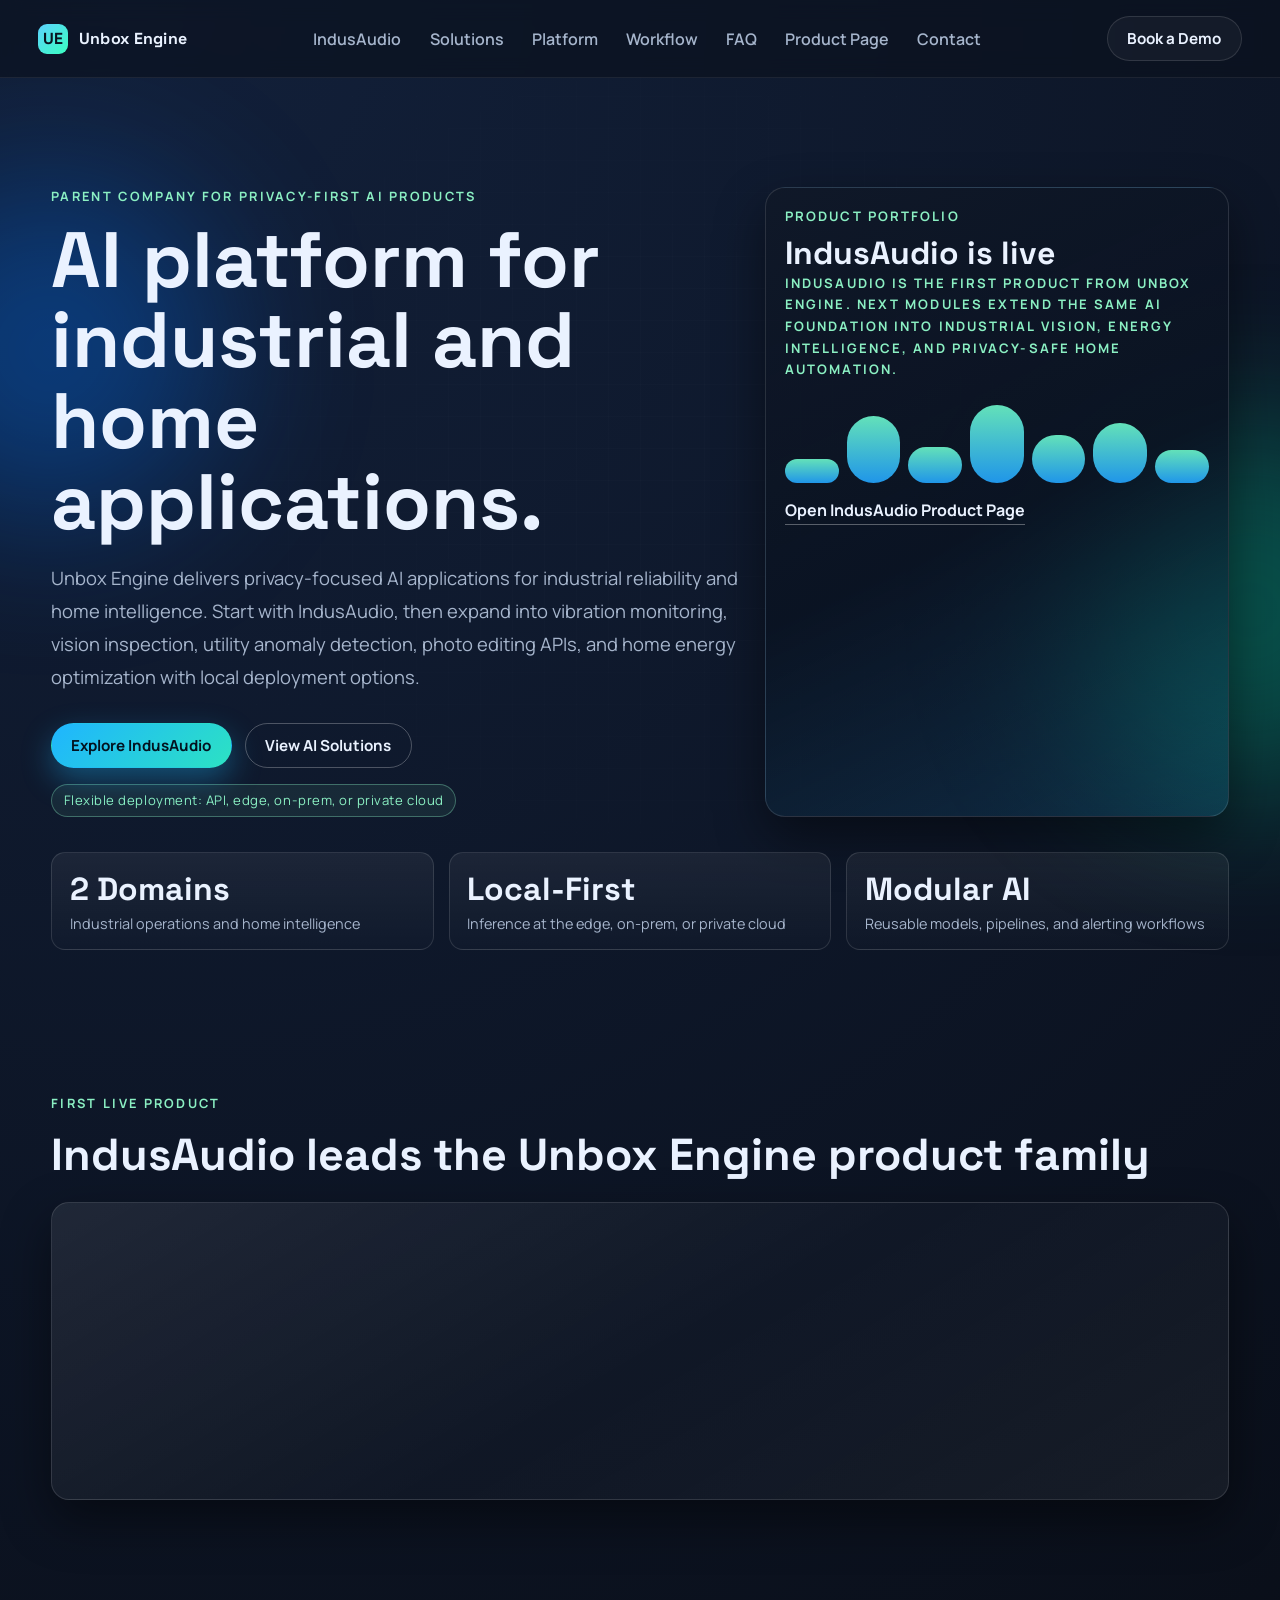
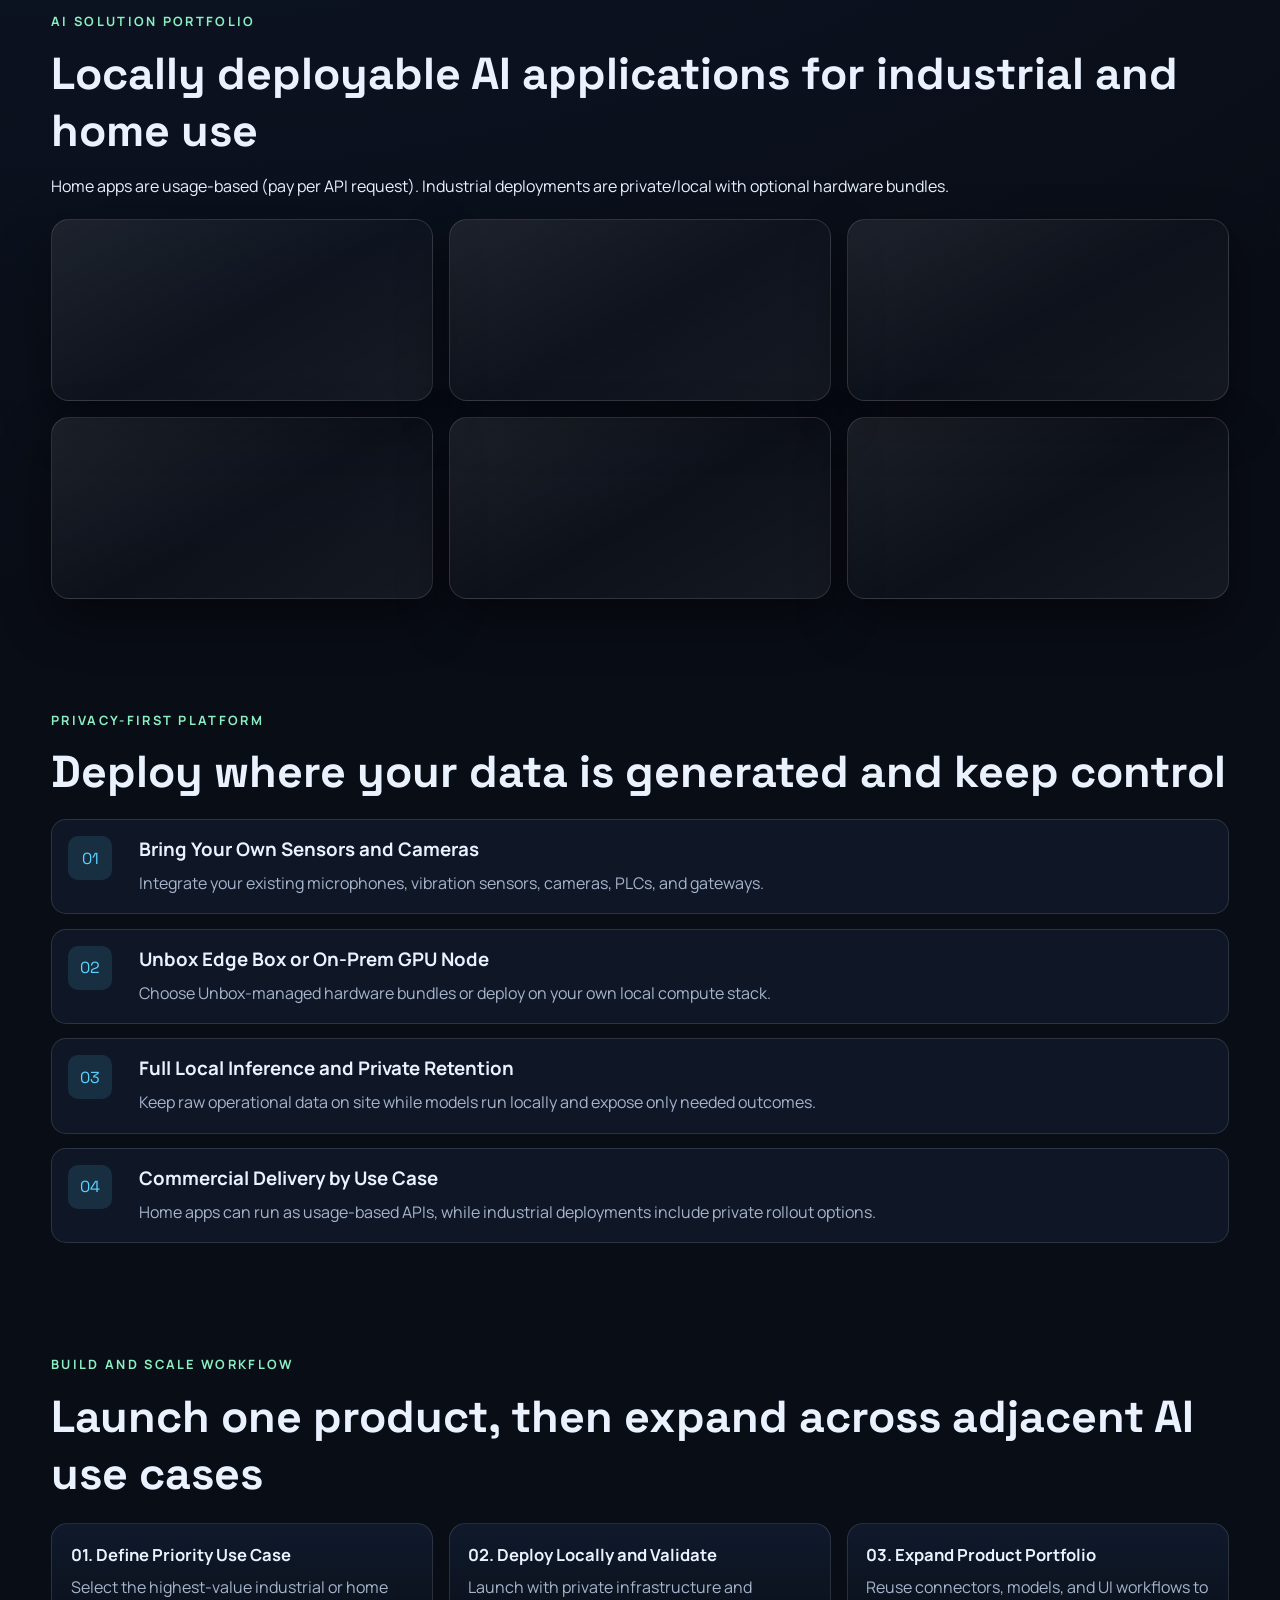
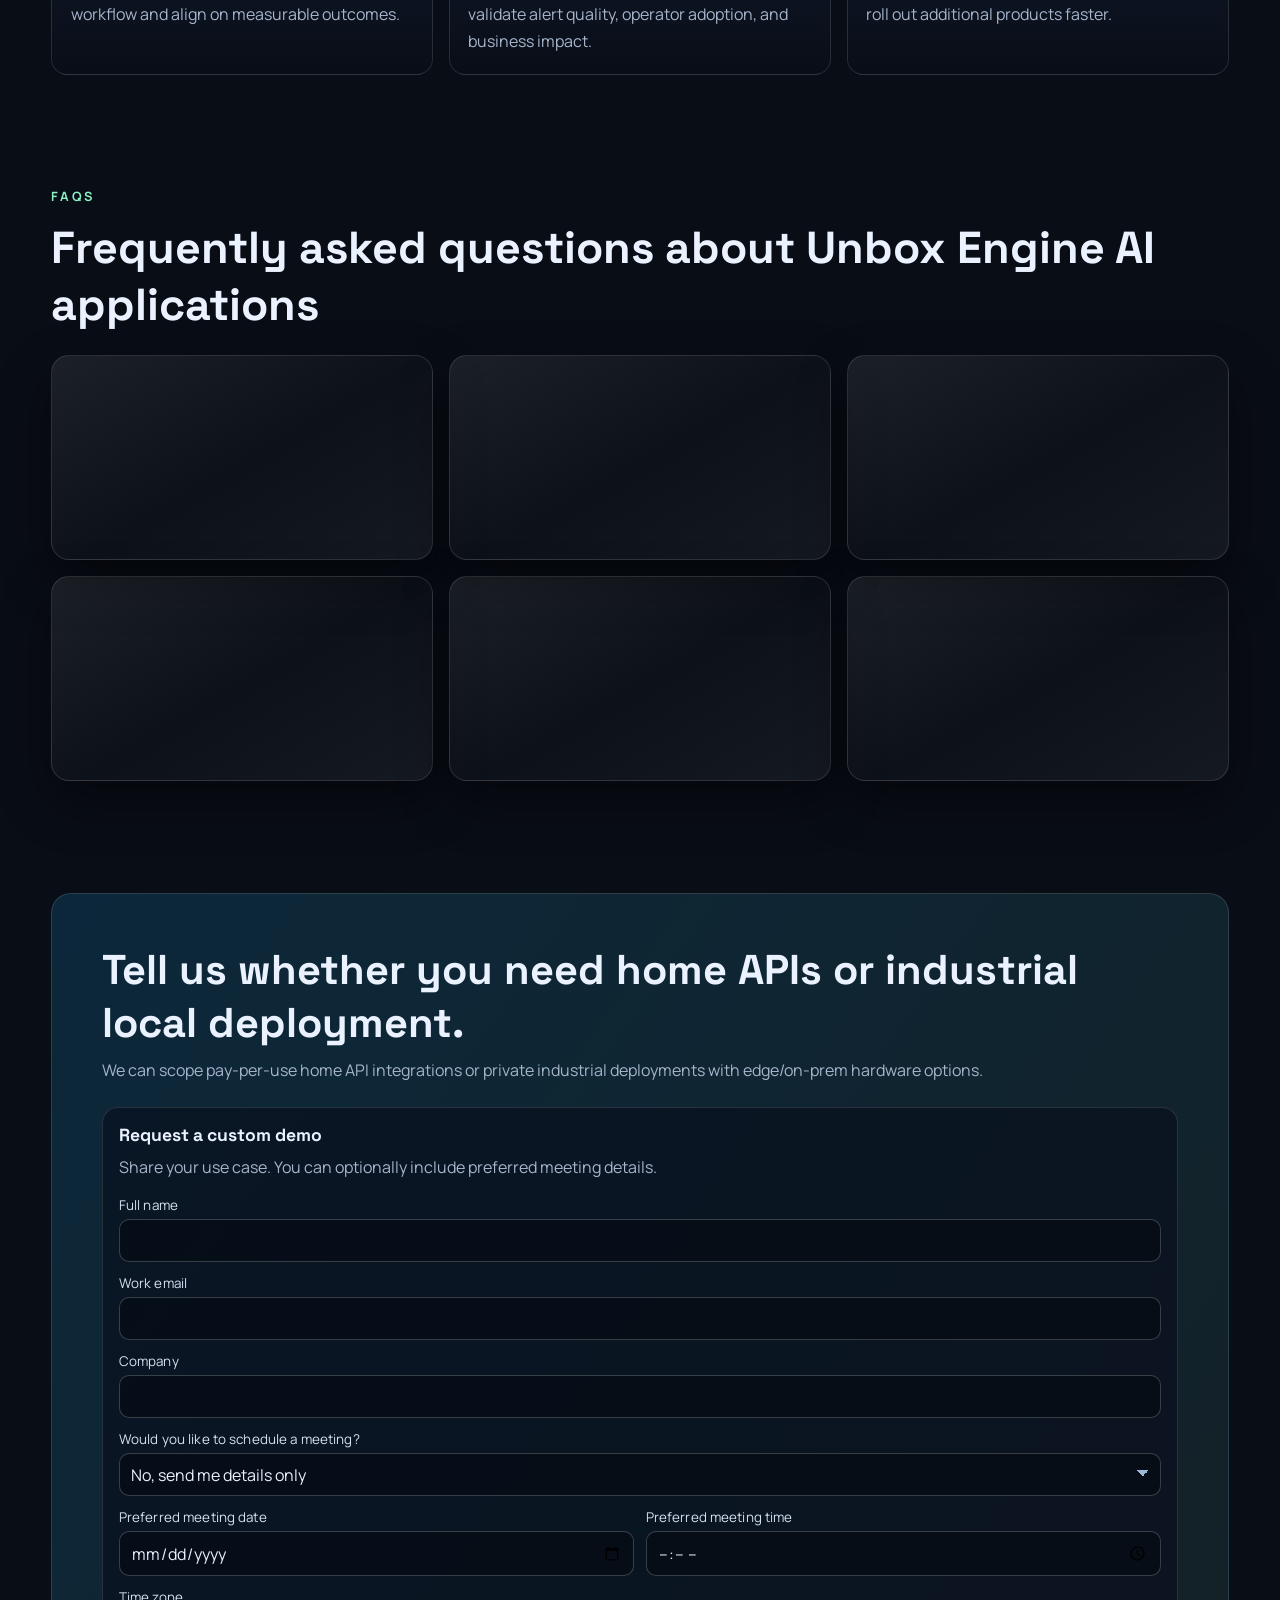
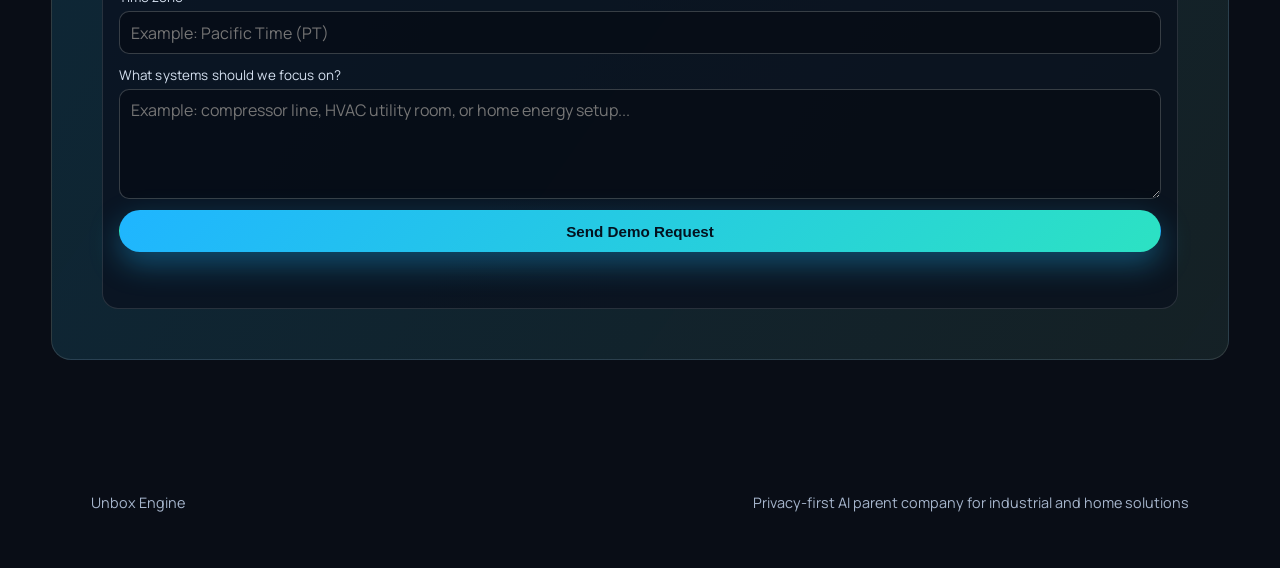
<file: index.html>
<!DOCTYPE html>
<html lang="en">
  <head>
    <!-- Google tag (gtag.js) -->
    <script async src="https://www.googletagmanager.com/gtag/js?id=G-MWQ23VYKKM"></script>
    <script>
      window.dataLayer = window.dataLayer || [];
      function gtag(){dataLayer.push(arguments);}
      gtag('js', new Date());

      gtag('config', 'G-MWQ23VYKKM');
    </script>
    <meta charset="UTF-8" />
    <meta name="viewport" content="width=device-width, initial-scale=1.0" />
    <title>Unbox Engine AI Platform | Industrial and Home AI Applications</title>
    <meta
      name="description"
      content="Unbox Engine is a privacy-first AI platform for industrial and home applications, including IndusAudio, vibration intelligence, vision inspection, and API-based home AI tools."
    />
    <meta
      name="robots"
      content="index, follow, max-image-preview:large, max-snippet:-1, max-video-preview:-1"
    />
    <link rel="canonical" href="https://unboxengine.com/" />
    <link rel="alternate" hreflang="en-US" href="https://unboxengine.com/" />
    <meta
      property="og:title"
      content="Unbox Engine AI Platform | Industrial and Home AI Applications"
    />
    <meta
      property="og:description"
      content="Explore privacy-first AI applications for industrial and home use, with local deployment options and API-ready products."
    />
    <meta property="og:type" content="website" />
    <meta property="og:url" content="https://unboxengine.com/" />
    <meta property="og:site_name" content="Unbox Engine" />
    <meta property="og:locale" content="en_US" />
    <meta property="og:image" content="https://unboxengine.com/assets/indusaudio-product.png" />
    <meta name="twitter:card" content="summary" />
    <meta
      name="twitter:title"
      content="Unbox Engine AI Platform | Industrial and Home AI Applications"
    />
    <meta
      name="twitter:description"
      content="Privacy-first AI platform with industrial and home applications, local deployment, and API-ready products."
    />
    <meta name="twitter:image" content="https://unboxengine.com/assets/indusaudio-product.png" />
    <script type="application/ld+json">
      {
        "@context": "https://schema.org",
        "@graph": [
          {
            "@type": "Organization",
            "@id": "https://unboxengine.com/#organization",
            "name": "Unbox Engine",
            "url": "https://unboxengine.com/",
            "logo": "https://unboxengine.com/assets/indusaudio-product.png",
            "email": "unboxengine@gmail.com",
            "description": "Privacy-first AI platform for industrial and home applications with local deployment options."
          },
          {
            "@type": "WebSite",
            "@id": "https://unboxengine.com/#website",
            "url": "https://unboxengine.com/",
            "name": "Unbox Engine",
            "publisher": {
              "@id": "https://unboxengine.com/#organization"
            },
            "inLanguage": "en-US"
          },
          {
            "@type": "CollectionPage",
            "@id": "https://unboxengine.com/#webpage",
            "url": "https://unboxengine.com/",
            "name": "Unbox Engine AI Platform",
            "isPartOf": {
              "@id": "https://unboxengine.com/#website"
            },
            "about": [
              {
                "@type": "Thing",
                "name": "Industrial AI applications"
              },
              {
                "@type": "Thing",
                "name": "Home AI API applications"
              },
              {
                "@type": "Thing",
                "name": "Local AI deployment"
              }
            ]
          }
        ]
      }
    </script>
    <link rel="preconnect" href="https://fonts.googleapis.com" />
    <link rel="preconnect" href="https://fonts.gstatic.com" crossorigin />
    <link
      href="https://fonts.googleapis.com/css2?family=Manrope:wght@400;500;600;700;800&family=Space+Grotesk:wght@500;700&display=swap"
      rel="stylesheet"
    />
    <link rel="stylesheet" href="styles.css" />
  </head>
  <body>
    <div class="grid-overlay"></div>
    <div class="ambient ambient-1"></div>
    <div class="ambient ambient-2"></div>
    <header class="site-header">
      <a class="brand" href="#top">
        <span class="brand-mark">UE</span>
        <span class="brand-name">Unbox Engine</span>
      </a>
      <nav>
        <a href="#products">IndusAudio</a>
        <a href="#applications">Solutions</a>
        <a href="#platform">Platform</a>
        <a href="#workflow">Workflow</a>
        <a href="#faq">FAQ</a>
        <a href="products.html">Product Page</a>
        <a href="#contact">Contact</a>
      </nav>
      <a class="btn btn-outline" href="#contact">Book a Demo</a>
    </header>

    <main id="top">
      <section class="hero reveal">
        <div class="hero-shell">
          <div>
            <p class="eyebrow">Parent company for privacy-first AI products</p>
            <h1>AI platform for industrial and home applications.</h1>
            <p class="hero-copy">
              Unbox Engine delivers privacy-focused AI applications for industrial
              reliability and home intelligence. Start with IndusAudio, then expand
              into vibration monitoring, vision inspection, utility anomaly detection,
              photo editing APIs, and home energy optimization with local deployment
              options.
            </p>
            <div class="hero-actions">
              <a class="btn btn-primary" href="products.html">Explore IndusAudio</a>
              <a class="btn btn-ghost" href="#applications">View AI Solutions</a>
            </div>
            <div class="hero-chip">Flexible deployment: API, edge, on-prem, or private cloud</div>
          </div>
          <aside class="hero-panel tilt-card">
            <p>Product Portfolio</p>
            <h3>IndusAudio is live</h3>
            <p class="hero-panel-copy">
              IndusAudio is the first product from Unbox Engine. Next modules
              extend the same AI foundation into industrial vision, energy
              intelligence, and privacy-safe home automation.
            </p>
            <div class="signal-grid" aria-hidden="true">
              <span class="signal-line"></span>
              <span class="signal-line"></span>
              <span class="signal-line"></span>
              <span class="signal-line"></span>
              <span class="signal-line"></span>
              <span class="signal-line"></span>
              <span class="signal-line"></span>
            </div>
            <a class="section-link" href="products.html">Open IndusAudio Product Page</a>
          </aside>
        </div>
        <div class="hero-stats">
          <article>
            <h3>2 Domains</h3>
            <p>Industrial operations and home intelligence</p>
          </article>
          <article>
            <h3>Local-First</h3>
            <p>Inference at the edge, on-prem, or private cloud</p>
          </article>
          <article>
            <h3>Modular AI</h3>
            <p>Reusable models, pipelines, and alerting workflows</p>
          </article>
        </div>
      </section>

      <section id="products" class="section reveal">
        <div class="section-head">
          <p class="eyebrow">First live product</p>
          <h2>IndusAudio leads the Unbox Engine product family</h2>
        </div>
        <article class="product-highlight glass-card tilt-card">
          <div>
            <h3>Audio AI that flags failure signatures before equipment breakdowns</h3>
            <p>
              IndusAudio analyzes ultrasonic and acoustic machine patterns to
              detect bearing wear, cavitation, friction anomalies, and airflow
              instability in real time, with local deployment options for strict
              data privacy environments.
            </p>
            <ul class="feature-list">
              <li>24/7 edge audio anomaly detection and severity scoring</li>
              <li>Fault-type classification with explainable acoustic fingerprints</li>
              <li>Preventive maintenance alerts prioritized by risk to production</li>
            </ul>
          </div>
          <div class="product-actions">
            <a class="btn btn-primary" href="products.html">Open Product Page</a>
            <a class="btn btn-outline" href="mailto:unboxengine@gmail.com">Request IndusAudio Demo</a>
          </div>
        </article>
      </section>

      <section id="applications" class="section reveal">
        <div class="section-head">
          <p class="eyebrow">AI solution portfolio</p>
          <h2>Locally deployable AI applications for industrial and home use</h2>
          <p>
            Home apps are usage-based (pay per API request). Industrial
            deployments are private/local with optional hardware bundles.
          </p>
        </div>
        <div class="card-grid">
          <article class="glass-card tilt-card">
            <h3>Vibration Sensor Intelligence</h3>
            <p>
              Deploy vibration sensor kits with edge gateways to run anomaly
              detection and AI inference locally inside the facility.
            </p>
          </article>
          <article class="glass-card tilt-card">
            <h3>Industrial Vision Inspection</h3>
            <p>
              Run defect and safety detection models on local cameras and vision
              gateways for low-latency quality control with private data control.
            </p>
          </article>
          <article class="glass-card tilt-card">
            <h3>Utility/Energy Anomaly Detection</h3>
            <p>
              Surface hidden energy leaks and abnormal load patterns across plant
              utilities and HVAC systems using local inference paths.
            </p>
          </article>
          <article class="glass-card tilt-card">
            <h3>Photo Editor API (Home Use)</h3>
            <p>
              Privacy-safe photo enhancement and restoration delivered via API
              with usage-based pricing and secure processing controls.
            </p>
          </article>
          <article class="glass-card tilt-card">
            <h3>Home Energy Optimizer</h3>
            <p>
              AI scheduling for home battery, solar, and high-consumption
              appliances to reduce power cost while keeping household data private.
            </p>
          </article>
          <article class="glass-card tilt-card">
            <h3>Home Safety Event Triage</h3>
            <p>
              Private on-device classification for camera and sensor events so
              only meaningful alerts are surfaced and sensitive footage stays local.
            </p>
          </article>
        </div>
      </section>

      <section id="platform" class="section reveal">
        <div class="section-head">
          <p class="eyebrow">Privacy-first platform</p>
          <h2>Deploy where your data is generated and keep control</h2>
        </div>
        <div class="timeline">
          <article class="timeline-item">
            <span>01</span>
            <div>
              <h3>Bring Your Own Sensors and Cameras</h3>
              <p>Integrate your existing microphones, vibration sensors, cameras, PLCs, and gateways.</p>
            </div>
          </article>
          <article class="timeline-item">
            <span>02</span>
            <div>
              <h3>Unbox Edge Box or On-Prem GPU Node</h3>
              <p>Choose Unbox-managed hardware bundles or deploy on your own local compute stack.</p>
            </div>
          </article>
          <article class="timeline-item">
            <span>03</span>
            <div>
              <h3>Full Local Inference and Private Retention</h3>
              <p>Keep raw operational data on site while models run locally and expose only needed outcomes.</p>
            </div>
          </article>
          <article class="timeline-item">
            <span>04</span>
            <div>
              <h3>Commercial Delivery by Use Case</h3>
              <p>Home apps can run as usage-based APIs, while industrial deployments include private rollout options.</p>
            </div>
          </article>
        </div>
      </section>

      <section id="workflow" class="section reveal">
        <div class="section-head">
          <p class="eyebrow">Build and scale workflow</p>
          <h2>Launch one product, then expand across adjacent AI use cases</h2>
        </div>
        <div class="steps">
          <article class="step">
            <h3>01. Define Priority Use Case</h3>
            <p>
              Select the highest-value industrial or home workflow and align on
              measurable outcomes.
            </p>
          </article>
          <article class="step">
            <h3>02. Deploy Locally and Validate</h3>
            <p>
              Launch with private infrastructure and validate alert quality,
              operator adoption, and business impact.
            </p>
          </article>
          <article class="step">
            <h3>03. Expand Product Portfolio</h3>
            <p>
              Reuse connectors, models, and UI workflows to roll out additional
              products faster.
            </p>
          </article>
        </div>
      </section>

      <section id="faq" class="section reveal">
        <div class="section-head">
          <p class="eyebrow">FAQs</p>
          <h2>Frequently asked questions about Unbox Engine AI applications</h2>
        </div>
        <div class="card-grid">
          <article class="glass-card">
            <h3>What is Unbox Engine?</h3>
            <p>
              Unbox Engine is an AI platform that provides privacy-focused industrial
              and home AI applications, including IndusAudio and API-ready home tools.
            </p>
          </article>
          <article class="glass-card">
            <h3>Can Unbox Engine run with local data privacy controls?</h3>
            <p>
              Yes. Unbox Engine supports edge, on-prem, and private cloud deployment
              paths so sensitive operational and household data can stay private.
            </p>
          </article>
          <article class="glass-card">
            <h3>What industrial AI applications are available?</h3>
            <p>
              Current industrial applications include acoustic intelligence, vibration
              sensor analytics, industrial vision inspection, and utility anomaly detection.
            </p>
          </article>
          <article class="glass-card">
            <h3>What home AI applications does Unbox Engine offer?</h3>
            <p>
              Home offerings include a Photo Editor API, home energy optimization, and
              home safety event triage with privacy-first processing options.
            </p>
          </article>
          <article class="glass-card">
            <h3>How is pricing handled for home AI APIs?</h3>
            <p>
              Home API applications are usage-based and can be priced per API request,
              while industrial projects are typically deployed as private solution bundles.
            </p>
          </article>
          <article class="glass-card">
            <h3>Where can I see the first live product?</h3>
            <p>
              IndusAudio is the first live Unbox Engine product. Visit the product page
              to review capabilities and request a demo.
            </p>
          </article>
        </div>
      </section>

      <section id="contact" class="section cta demo-cta reveal">
        <div class="demo-cta-copy">
          <h2>Tell us whether you need home APIs or industrial local deployment.</h2>
          <p>
            We can scope pay-per-use home API integrations or private industrial
            deployments with edge/on-prem hardware options.
          </p>
        </div>
        <div class="demo-grid">
          <article class="demo-card">
            <h3>Request a custom demo</h3>
            <p>Share your use case. You can optionally include preferred meeting details.</p>
            <form class="demo-form" data-demo-form method="POST">
              <div class="form-row">
                <label for="demo-name">Full name</label>
                <input id="demo-name" name="name" type="text" autocomplete="name" required />
              </div>
              <div class="form-row">
                <label for="demo-email">Work email</label>
                <input id="demo-email" name="email" type="email" autocomplete="email" required />
              </div>
              <div class="form-row">
                <label for="demo-company">Company</label>
                <input id="demo-company" name="company" type="text" autocomplete="organization" required />
              </div>
              <div class="form-row">
                <label for="demo-meeting">Would you like to schedule a meeting?</label>
                <select id="demo-meeting" name="meeting_option" data-meeting-choice>
                  <option value="no" selected>No, send me details only</option>
                  <option value="yes">Yes, I want to schedule a meeting</option>
                </select>
              </div>
              <div class="meeting-fields" data-meeting-fields hidden>
                <div class="form-row form-row-split">
                  <div>
                    <label for="demo-date">Preferred meeting date</label>
                    <input id="demo-date" name="preferred_date" type="date" />
                  </div>
                  <div>
                    <label for="demo-time">Preferred meeting time</label>
                    <input id="demo-time" name="preferred_time" type="time" />
                  </div>
                </div>
                <div class="form-row">
                  <label for="demo-timezone">Time zone</label>
                  <input
                    id="demo-timezone"
                    name="timezone"
                    type="text"
                    autocomplete="off"
                    placeholder="Example: Pacific Time (PT)"
                  />
                </div>
              </div>
              <div class="form-row">
                <label for="demo-message">What systems should we focus on?</label>
                <textarea
                  id="demo-message"
                  name="message"
                  rows="4"
                  placeholder="Example: compressor line, HVAC utility room, or home energy setup..."
                  required
                ></textarea>
              </div>
              <input type="hidden" name="_subject" value="New Unbox Engine demo request" />
              <button class="btn btn-primary" type="submit">Send Demo Request</button>
              <p class="form-status" data-form-status role="status" aria-live="polite"></p>
            </form>
          </article>
        </div>
      </section>
    </main>

    <footer>
      <p>Unbox Engine</p>
      <p>Privacy-first AI parent company for industrial and home solutions</p>
    </footer>
    <script type="application/ld+json">
      {
        "@context": "https://schema.org",
        "@type": "FAQPage",
        "mainEntity": [
          {
            "@type": "Question",
            "name": "What is Unbox Engine?",
            "acceptedAnswer": {
              "@type": "Answer",
              "text": "Unbox Engine is an AI platform that provides privacy-focused industrial and home AI applications, including IndusAudio and API-ready home tools."
            }
          },
          {
            "@type": "Question",
            "name": "Can Unbox Engine run with local data privacy controls?",
            "acceptedAnswer": {
              "@type": "Answer",
              "text": "Yes. Unbox Engine supports edge, on-prem, and private cloud deployment paths so sensitive operational and household data can stay private."
            }
          },
          {
            "@type": "Question",
            "name": "What industrial AI applications are available?",
            "acceptedAnswer": {
              "@type": "Answer",
              "text": "Current industrial applications include acoustic intelligence, vibration sensor analytics, industrial vision inspection, and utility anomaly detection."
            }
          },
          {
            "@type": "Question",
            "name": "What home AI applications does Unbox Engine offer?",
            "acceptedAnswer": {
              "@type": "Answer",
              "text": "Home offerings include a Photo Editor API, home energy optimization, and home safety event triage with privacy-first processing options."
            }
          },
          {
            "@type": "Question",
            "name": "How is pricing handled for home AI APIs?",
            "acceptedAnswer": {
              "@type": "Answer",
              "text": "Home API applications are usage-based and can be priced per API request, while industrial projects are typically deployed as private solution bundles."
            }
          },
          {
            "@type": "Question",
            "name": "Where can I see the first live product?",
            "acceptedAnswer": {
              "@type": "Answer",
              "text": "IndusAudio is the first live Unbox Engine product. Visit the product page to review capabilities and request a demo."
            }
          }
        ]
      }
    </script>
    <script src="script.js"></script>
  </body>
</html>
</file>
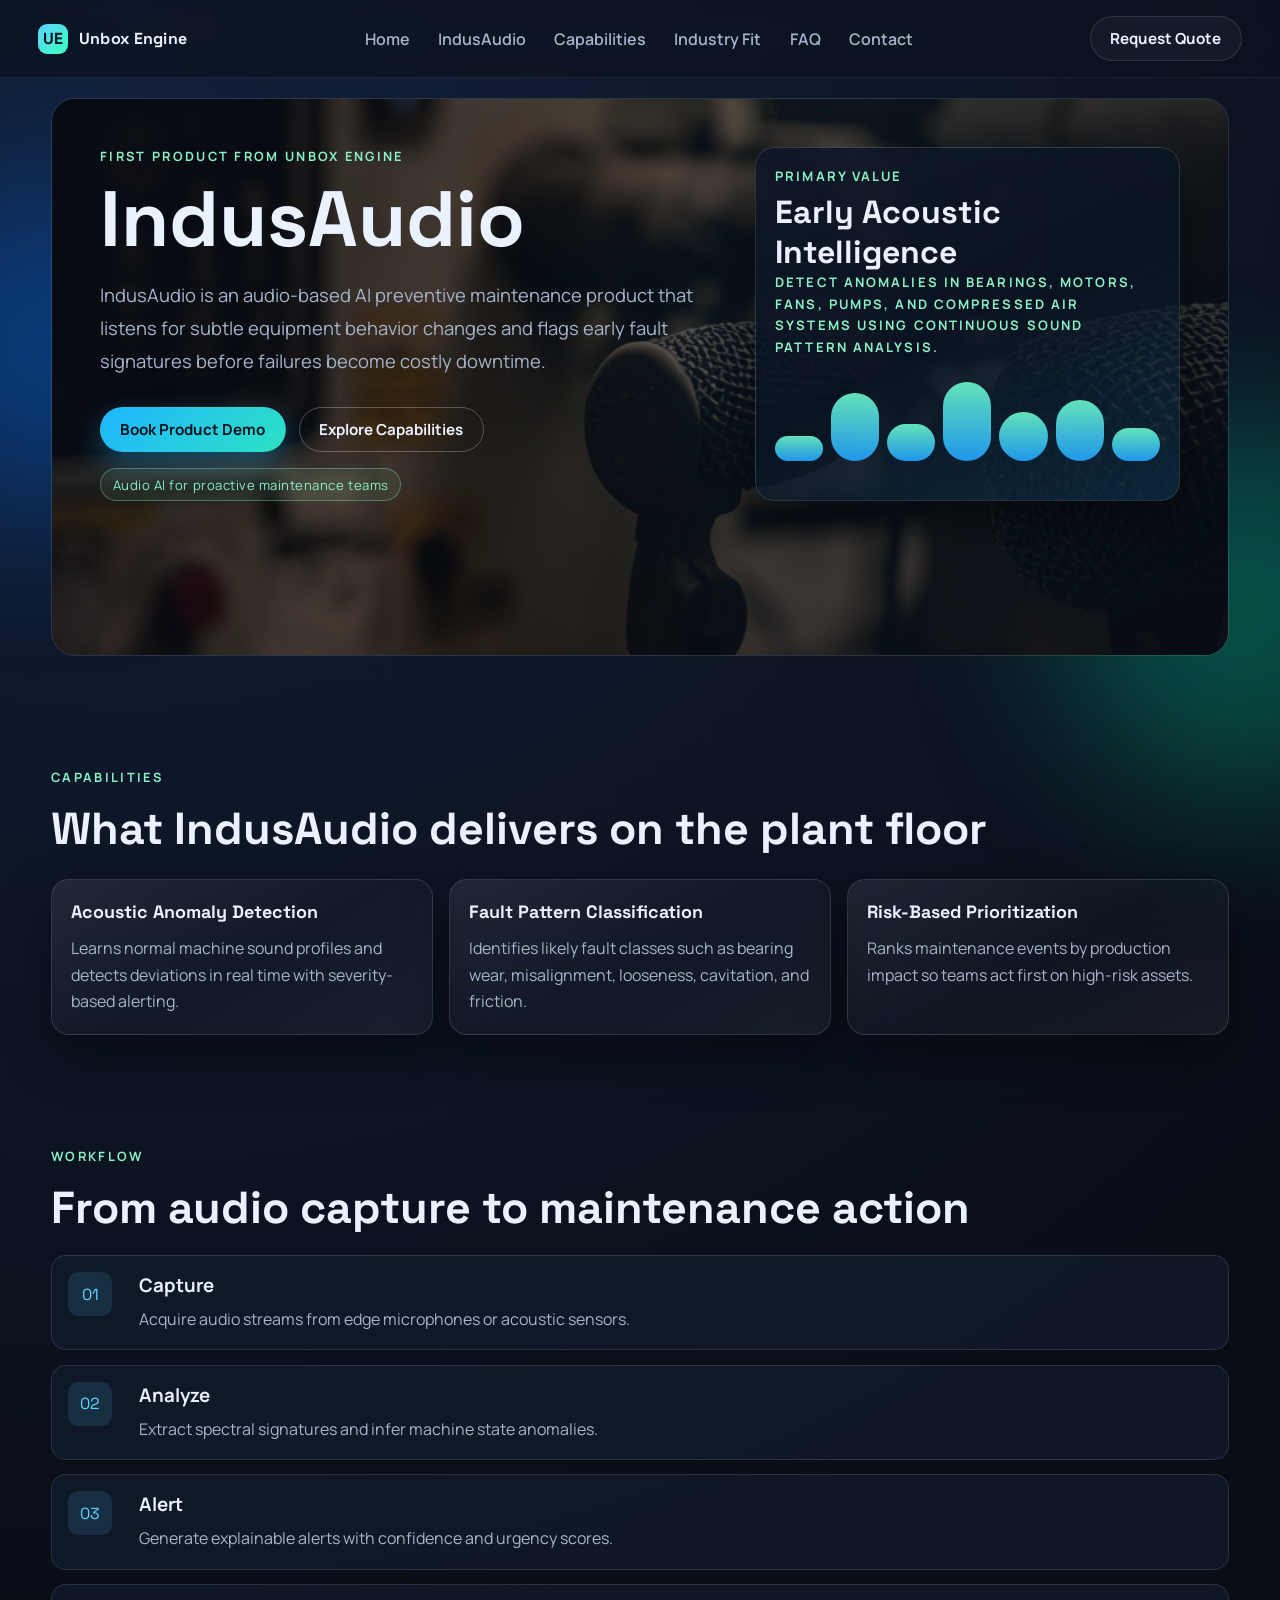
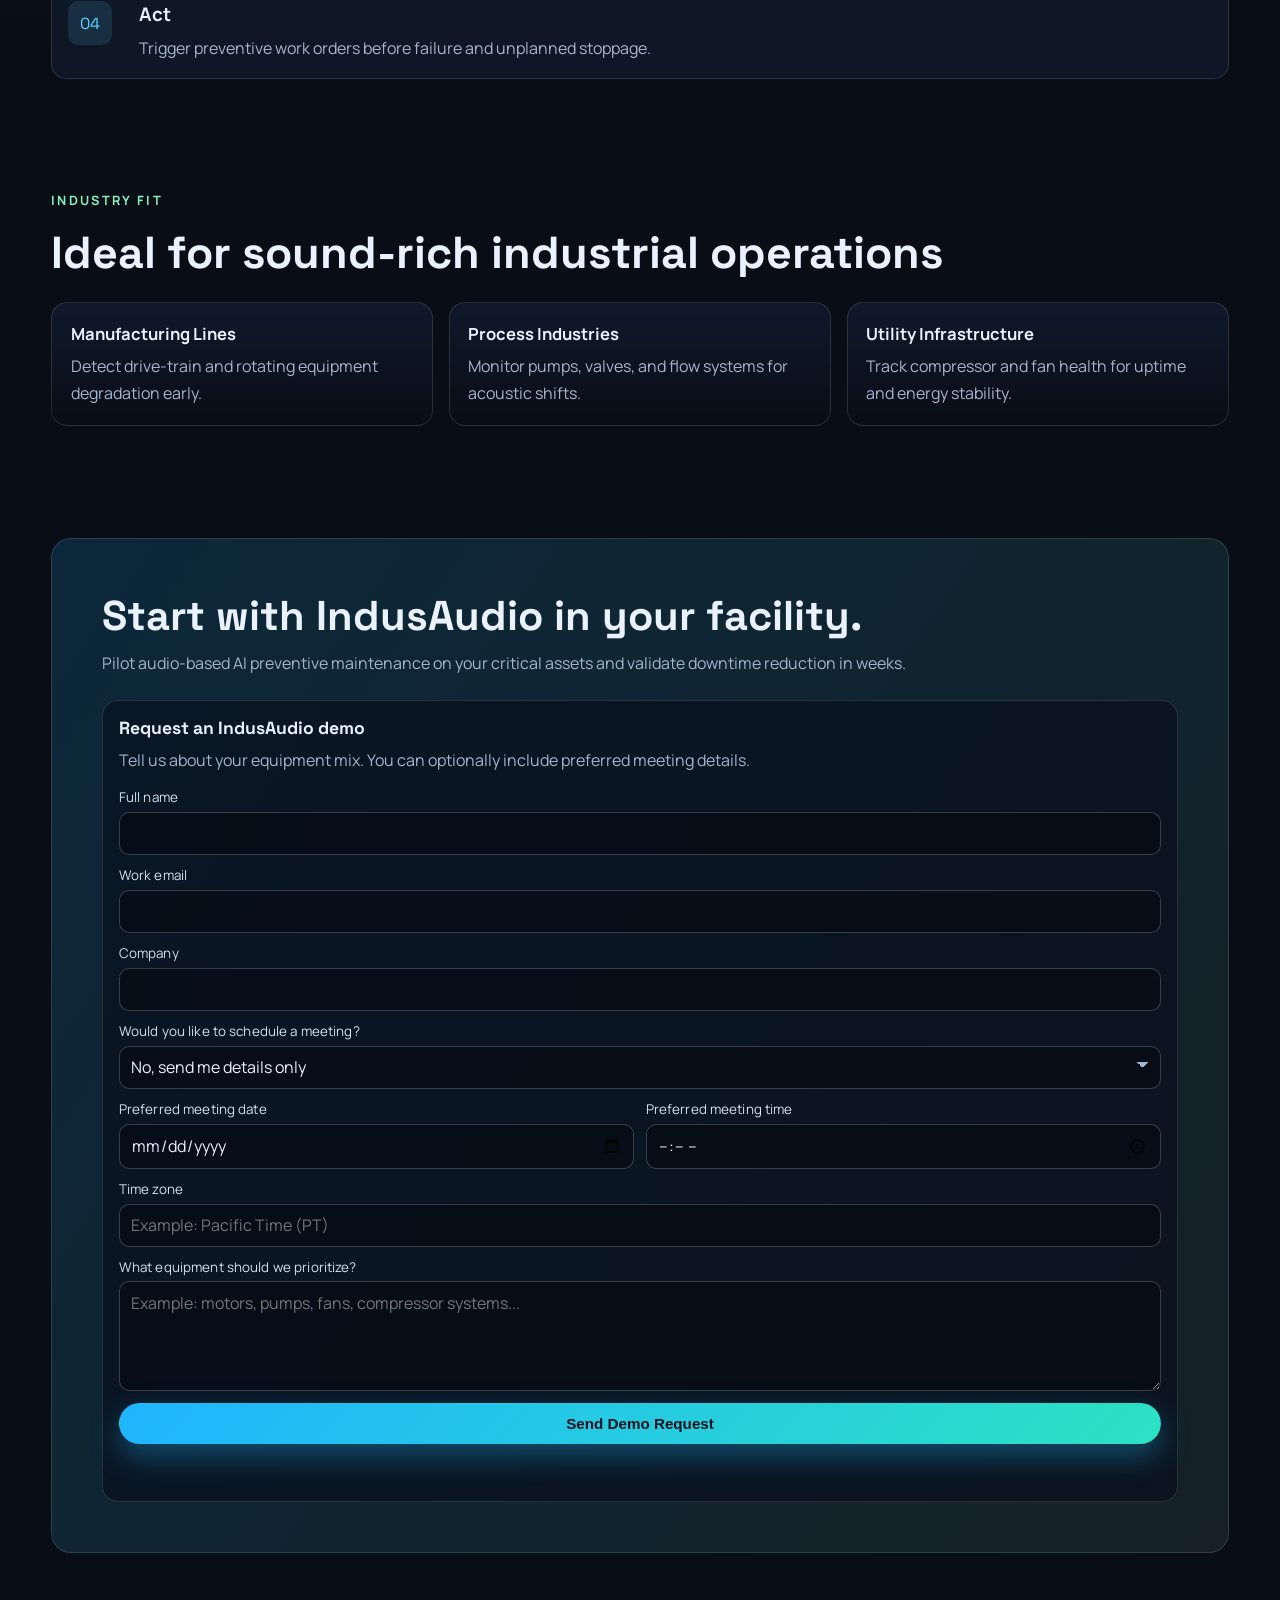
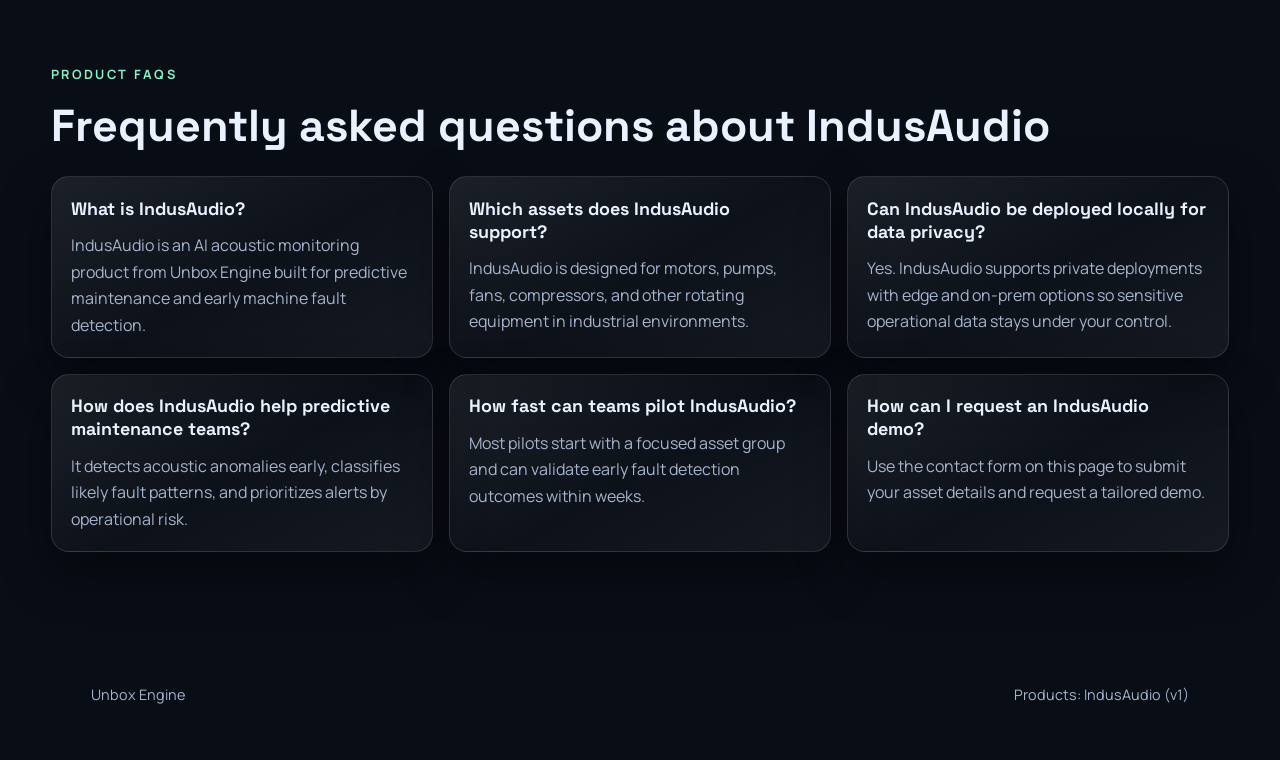
<file: products.html>
<!DOCTYPE html>
<html lang="en">
  <head>
    <!-- Google tag (gtag.js) -->
    <script async src="https://www.googletagmanager.com/gtag/js?id=G-MWQ23VYKKM"></script>
    <script>
      window.dataLayer = window.dataLayer || [];
      function gtag(){dataLayer.push(arguments);}
      gtag('js', new Date());

      gtag('config', 'G-MWQ23VYKKM');
    </script>
    <meta charset="UTF-8" />
    <meta name="viewport" content="width=device-width, initial-scale=1.0" />
    <title>IndusAudio | AI Acoustic Monitoring for Predictive Maintenance</title>
    <meta
      name="description"
      content="Explore IndusAudio by Unbox Engine, an AI acoustic monitoring product for predictive maintenance, early machine fault detection, and privacy-first local deployment."
    />
    <meta
      name="robots"
      content="index, follow, max-image-preview:large, max-snippet:-1, max-video-preview:-1"
    />
    <link rel="canonical" href="https://unboxengine.com/products.html" />
    <link rel="alternate" hreflang="en-US" href="https://unboxengine.com/products.html" />
    <meta property="og:title" content="IndusAudio | AI Acoustic Monitoring for Predictive Maintenance" />
    <meta
      property="og:description"
      content="IndusAudio detects machine anomalies early with AI acoustic intelligence and supports local deployment for data privacy."
    />
    <meta property="og:type" content="website" />
    <meta property="og:url" content="https://unboxengine.com/products.html" />
    <meta property="og:site_name" content="Unbox Engine" />
    <meta property="og:locale" content="en_US" />
    <meta property="og:image" content="https://unboxengine.com/assets/indusaudio-product.png" />
    <meta name="twitter:card" content="summary" />
    <meta name="twitter:title" content="IndusAudio | AI Acoustic Monitoring for Predictive Maintenance" />
    <meta
      name="twitter:description"
      content="Discover IndusAudio for predictive maintenance with AI acoustic monitoring and privacy-focused local deployment."
    />
    <meta name="twitter:image" content="https://unboxengine.com/assets/indusaudio-product.png" />
    <script type="application/ld+json">
      {
        "@context": "https://schema.org",
        "@graph": [
          {
            "@type": "Organization",
            "@id": "https://unboxengine.com/#organization",
            "name": "Unbox Engine",
            "url": "https://unboxengine.com/",
            "logo": "https://unboxengine.com/assets/indusaudio-product.png",
            "email": "unboxengine@gmail.com"
          },
          {
            "@type": "BreadcrumbList",
            "itemListElement": [
              {
                "@type": "ListItem",
                "position": 1,
                "name": "Home",
                "item": "https://unboxengine.com/"
              },
              {
                "@type": "ListItem",
                "position": 2,
                "name": "Products",
                "item": "https://unboxengine.com/products.html"
              },
              {
                "@type": "ListItem",
                "position": 3,
                "name": "IndusAudio",
                "item": "https://unboxengine.com/products.html#indusaudio"
              }
            ]
          },
          {
            "@type": "Product",
            "@id": "https://unboxengine.com/products.html#indusaudio",
            "name": "IndusAudio",
            "url": "https://unboxengine.com/products.html",
            "image": "https://unboxengine.com/assets/indusaudio-product.png",
            "description": "IndusAudio is an AI acoustic monitoring product for predictive maintenance that detects machine anomalies before failure with local deployment options.",
            "brand": {
              "@type": "Brand",
              "name": "Unbox Engine"
            },
            "category": "Industrial AI Software",
            "manufacturer": {
              "@id": "https://unboxengine.com/#organization"
            }
          },
          {
            "@type": "SoftwareApplication",
            "name": "IndusAudio",
            "applicationCategory": "BusinessApplication",
            "operatingSystem": "Web, Edge, On-Prem",
            "description": "Acoustic intelligence software for industrial predictive maintenance and early fault detection."
          }
        ]
      }
    </script>
    <link rel="preconnect" href="https://fonts.googleapis.com" />
    <link rel="preconnect" href="https://fonts.gstatic.com" crossorigin />
    <link
      href="https://fonts.googleapis.com/css2?family=Manrope:wght@400;500;600;700;800&family=Space+Grotesk:wght@500;700&display=swap"
      rel="stylesheet"
    />
    <link rel="stylesheet" href="styles.css" />
  </head>
  <body>
    <div class="grid-overlay"></div>
    <div class="ambient ambient-1"></div>
    <div class="ambient ambient-2"></div>
    <header class="site-header">
      <a class="brand" href="index.html">
        <span class="brand-mark">UE</span>
        <span class="brand-name">Unbox Engine</span>
      </a>
      <nav>
        <a href="index.html">Home</a>
        <a href="#indusaudio">IndusAudio</a>
        <a href="#capabilities">Capabilities</a>
        <a href="#fit">Industry Fit</a>
        <a href="#faq">FAQ</a>
        <a href="#contact">Contact</a>
      </nav>
      <a class="btn btn-outline" href="mailto:unboxengine@gmail.com">Request Quote</a>
    </header>

    <main>
      <section id="indusaudio" class="hero hero-product reveal">
        <div class="hero-product-media scroll-float-inner" aria-hidden="true"></div>
        <div class="hero-product-overlay" aria-hidden="true"></div>
        <div class="hero-shell">
          <div>
            <p class="eyebrow">First product from Unbox Engine</p>
            <h1>IndusAudio</h1>
            <p class="hero-copy">
              IndusAudio is an audio-based AI preventive maintenance product that
              listens for subtle equipment behavior changes and flags early fault
              signatures before failures become costly downtime.
            </p>
            <div class="hero-actions">
              <a class="btn btn-primary" href="mailto:unboxengine@gmail.com">Book Product Demo</a>
              <a class="btn btn-ghost" href="#capabilities">Explore Capabilities</a>
            </div>
            <div class="hero-chip">Audio AI for proactive maintenance teams</div>
          </div>
          <aside class="hero-panel tilt-card">
            <p>Primary value</p>
            <h3>Early Acoustic Intelligence</h3>
            <p class="hero-panel-copy">
              Detect anomalies in bearings, motors, fans, pumps, and compressed
              air systems using continuous sound pattern analysis.
            </p>
            <div class="signal-grid" aria-hidden="true">
              <span class="signal-line"></span>
              <span class="signal-line"></span>
              <span class="signal-line"></span>
              <span class="signal-line"></span>
              <span class="signal-line"></span>
              <span class="signal-line"></span>
              <span class="signal-line"></span>
            </div>
          </aside>
        </div>
      </section>

      <section id="capabilities" class="section reveal">
        <div class="section-head">
          <p class="eyebrow">Capabilities</p>
          <h2>What IndusAudio delivers on the plant floor</h2>
        </div>
        <div class="card-grid">
          <article class="glass-card tilt-card">
            <h3>Acoustic Anomaly Detection</h3>
            <p>
              Learns normal machine sound profiles and detects deviations in
              real time with severity-based alerting.
            </p>
          </article>
          <article class="glass-card tilt-card">
            <h3>Fault Pattern Classification</h3>
            <p>
              Identifies likely fault classes such as bearing wear, misalignment,
              looseness, cavitation, and friction.
            </p>
          </article>
          <article class="glass-card tilt-card">
            <h3>Risk-Based Prioritization</h3>
            <p>
              Ranks maintenance events by production impact so teams act first on
              high-risk assets.
            </p>
          </article>
        </div>
      </section>

      <section class="section reveal">
        <div class="section-head">
          <p class="eyebrow">Workflow</p>
          <h2>From audio capture to maintenance action</h2>
        </div>
        <div class="timeline">
          <article class="timeline-item">
            <span>01</span>
            <div>
              <h3>Capture</h3>
              <p>Acquire audio streams from edge microphones or acoustic sensors.</p>
            </div>
          </article>
          <article class="timeline-item">
            <span>02</span>
            <div>
              <h3>Analyze</h3>
              <p>Extract spectral signatures and infer machine state anomalies.</p>
            </div>
          </article>
          <article class="timeline-item">
            <span>03</span>
            <div>
              <h3>Alert</h3>
              <p>Generate explainable alerts with confidence and urgency scores.</p>
            </div>
          </article>
          <article class="timeline-item">
            <span>04</span>
            <div>
              <h3>Act</h3>
              <p>Trigger preventive work orders before failure and unplanned stoppage.</p>
            </div>
          </article>
        </div>
      </section>

      <section id="fit" class="section reveal">
        <div class="section-head">
          <p class="eyebrow">Industry fit</p>
          <h2>Ideal for sound-rich industrial operations</h2>
        </div>
        <div class="steps">
          <article class="step">
            <h3>Manufacturing Lines</h3>
            <p>Detect drive-train and rotating equipment degradation early.</p>
          </article>
          <article class="step">
            <h3>Process Industries</h3>
            <p>Monitor pumps, valves, and flow systems for acoustic shifts.</p>
          </article>
          <article class="step">
            <h3>Utility Infrastructure</h3>
            <p>Track compressor and fan health for uptime and energy stability.</p>
          </article>
        </div>
      </section>

      <section id="contact" class="section cta demo-cta reveal">
        <div class="demo-cta-copy">
          <h2>Start with IndusAudio in your facility.</h2>
          <p>
            Pilot audio-based AI preventive maintenance on your critical assets and
            validate downtime reduction in weeks.
          </p>
        </div>
        <div class="demo-grid">
          <article class="demo-card">
            <h3>Request an IndusAudio demo</h3>
            <p>Tell us about your equipment mix. You can optionally include preferred meeting details.</p>
            <form class="demo-form" data-demo-form method="POST">
              <div class="form-row">
                <label for="demo-name">Full name</label>
                <input id="demo-name" name="name" type="text" autocomplete="name" required />
              </div>
              <div class="form-row">
                <label for="demo-email">Work email</label>
                <input id="demo-email" name="email" type="email" autocomplete="email" required />
              </div>
              <div class="form-row">
                <label for="demo-company">Company</label>
                <input id="demo-company" name="company" type="text" autocomplete="organization" required />
              </div>
              <div class="form-row">
                <label for="demo-meeting">Would you like to schedule a meeting?</label>
                <select id="demo-meeting" name="meeting_option" data-meeting-choice>
                  <option value="no" selected>No, send me details only</option>
                  <option value="yes">Yes, I want to schedule a meeting</option>
                </select>
              </div>
              <div class="meeting-fields" data-meeting-fields hidden>
                <div class="form-row form-row-split">
                  <div>
                    <label for="demo-date">Preferred meeting date</label>
                    <input id="demo-date" name="preferred_date" type="date" />
                  </div>
                  <div>
                    <label for="demo-time">Preferred meeting time</label>
                    <input id="demo-time" name="preferred_time" type="time" />
                  </div>
                </div>
                <div class="form-row">
                  <label for="demo-timezone">Time zone</label>
                  <input
                    id="demo-timezone"
                    name="timezone"
                    type="text"
                    autocomplete="off"
                    placeholder="Example: Pacific Time (PT)"
                  />
                </div>
              </div>
              <div class="form-row">
                <label for="demo-message">What equipment should we prioritize?</label>
                <textarea
                  id="demo-message"
                  name="message"
                  rows="4"
                  placeholder="Example: motors, pumps, fans, compressor systems..."
                  required
                ></textarea>
              </div>
              <input type="hidden" name="_subject" value="New IndusAudio demo request" />
              <button class="btn btn-primary" type="submit">Send Demo Request</button>
              <p class="form-status" data-form-status role="status" aria-live="polite"></p>
            </form>
          </article>
        </div>
      </section>

      <section id="faq" class="section reveal">
        <div class="section-head">
          <p class="eyebrow">Product FAQs</p>
          <h2>Frequently asked questions about IndusAudio</h2>
        </div>
        <div class="card-grid">
          <article class="glass-card">
            <h3>What is IndusAudio?</h3>
            <p>
              IndusAudio is an AI acoustic monitoring product from Unbox Engine
              built for predictive maintenance and early machine fault detection.
            </p>
          </article>
          <article class="glass-card">
            <h3>Which assets does IndusAudio support?</h3>
            <p>
              IndusAudio is designed for motors, pumps, fans, compressors, and
              other rotating equipment in industrial environments.
            </p>
          </article>
          <article class="glass-card">
            <h3>Can IndusAudio be deployed locally for data privacy?</h3>
            <p>
              Yes. IndusAudio supports private deployments with edge and on-prem
              options so sensitive operational data stays under your control.
            </p>
          </article>
          <article class="glass-card">
            <h3>How does IndusAudio help predictive maintenance teams?</h3>
            <p>
              It detects acoustic anomalies early, classifies likely fault patterns,
              and prioritizes alerts by operational risk.
            </p>
          </article>
          <article class="glass-card">
            <h3>How fast can teams pilot IndusAudio?</h3>
            <p>
              Most pilots start with a focused asset group and can validate early
              fault detection outcomes within weeks.
            </p>
          </article>
          <article class="glass-card">
            <h3>How can I request an IndusAudio demo?</h3>
            <p>
              Use the contact form on this page to submit your asset details and
              request a tailored demo.
            </p>
          </article>
        </div>
      </section>
    </main>

    <footer>
      <p>Unbox Engine</p>
      <p>Products: IndusAudio (v1)</p>
    </footer>
    <script type="application/ld+json">
      {
        "@context": "https://schema.org",
        "@type": "FAQPage",
        "mainEntity": [
          {
            "@type": "Question",
            "name": "What is IndusAudio?",
            "acceptedAnswer": {
              "@type": "Answer",
              "text": "IndusAudio is an AI acoustic monitoring product from Unbox Engine built for predictive maintenance and early machine fault detection."
            }
          },
          {
            "@type": "Question",
            "name": "Which assets does IndusAudio support?",
            "acceptedAnswer": {
              "@type": "Answer",
              "text": "IndusAudio is designed for motors, pumps, fans, compressors, and other rotating equipment in industrial environments."
            }
          },
          {
            "@type": "Question",
            "name": "Can IndusAudio be deployed locally for data privacy?",
            "acceptedAnswer": {
              "@type": "Answer",
              "text": "Yes. IndusAudio supports private deployments with edge and on-prem options so sensitive operational data stays under your control."
            }
          },
          {
            "@type": "Question",
            "name": "How does IndusAudio help predictive maintenance teams?",
            "acceptedAnswer": {
              "@type": "Answer",
              "text": "It detects acoustic anomalies early, classifies likely fault patterns, and prioritizes alerts by operational risk."
            }
          },
          {
            "@type": "Question",
            "name": "How fast can teams pilot IndusAudio?",
            "acceptedAnswer": {
              "@type": "Answer",
              "text": "Most pilots start with a focused asset group and can validate early fault detection outcomes within weeks."
            }
          },
          {
            "@type": "Question",
            "name": "How can I request an IndusAudio demo?",
            "acceptedAnswer": {
              "@type": "Answer",
              "text": "Use the contact form on this page to submit your asset details and request a tailored demo."
            }
          }
        ]
      }
    </script>
    <script src="script.js"></script>
  </body>
</html>
</file>
<file: styles.css>
:root {
  --bg: #090d16;
  --bg-elev: #111a2b;
  --bg-soft: #15233a;
  --text: #eaf2ff;
  --muted: #a6b5cc;
  --brand: #5cd2ff;
  --brand-strong: #1fb5ff;
  --accent: #8bf0c3;
  --border: rgba(255, 255, 255, 0.12);
  --shadow: 0 20px 50px rgba(0, 0, 0, 0.45);
}

* {
  box-sizing: border-box;
}

html,
body {
  margin: 0;
  padding: 0;
}

html {
  scroll-behavior: smooth;
}

body {
  min-height: 100vh;
  font-family: "Manrope", sans-serif;
  background: radial-gradient(circle at 10% 0%, #12203a 0%, var(--bg) 40%),
    linear-gradient(180deg, #0b1220 0%, #090d16 100%);
  color: var(--text);
  overflow-x: hidden;
}

.grid-overlay {
  position: fixed;
  inset: 0;
  pointer-events: none;
  opacity: 0.3;
  background-image: linear-gradient(
      rgba(255, 255, 255, 0.04) 1px,
      transparent 1px
    ),
    linear-gradient(90deg, rgba(255, 255, 255, 0.04) 1px, transparent 1px);
  background-size: 32px 32px;
  mask-image: radial-gradient(circle at center, black 25%, transparent 90%);
}

.ambient {
  position: fixed;
  border-radius: 50%;
  filter: blur(80px);
  z-index: -1;
  opacity: 0.35;
}

.ambient-1 {
  width: 340px;
  height: 340px;
  left: -120px;
  top: 180px;
  background: #0076ff;
}

.ambient-2 {
  width: 380px;
  height: 380px;
  right: -160px;
  top: 420px;
  background: #00bd8f;
}

.site-header {
  position: sticky;
  top: 0;
  z-index: 30;
  padding: 1rem clamp(1rem, 3vw, 2.5rem);
  display: flex;
  align-items: center;
  justify-content: space-between;
  backdrop-filter: blur(10px);
  background: rgba(11, 17, 30, 0.65);
  border-bottom: 1px solid rgba(255, 255, 255, 0.07);
}

.brand {
  display: inline-flex;
  align-items: center;
  gap: 0.65rem;
  text-decoration: none;
  color: var(--text);
  font-weight: 700;
}

.brand-mark {
  width: 30px;
  height: 30px;
  display: inline-grid;
  place-items: center;
  border-radius: 9px;
  font-family: "Space Grotesk", sans-serif;
  background: linear-gradient(135deg, var(--brand) 0%, #39ffbf 100%);
  color: #091421;
}

.brand-name {
  font-family: "Space Grotesk", sans-serif;
  letter-spacing: 0.3px;
}

nav {
  display: flex;
  gap: clamp(0.8rem, 2.2vw, 1.8rem);
}

nav a {
  text-decoration: none;
  color: var(--muted);
  font-weight: 600;
  transition: color 220ms ease;
}

nav a:hover {
  color: var(--text);
}

main {
  padding: 1.2rem clamp(1rem, 4vw, 5rem) 4rem;
}

.hero,
.section {
  max-width: 1200px;
  margin: 0 auto;
}

.hero {
  padding: clamp(2rem, 7vw, 6rem) 0 2rem;
}

.hero-product {
  position: relative;
  overflow: hidden;
  border: 1px solid var(--border);
  border-radius: 24px;
  padding: clamp(1.5rem, 4vw, 3rem);
  min-height: clamp(460px, 62vh, 720px);
  isolation: isolate;
}

.hero-product .hero-shell {
  position: relative;
  z-index: 2;
}

.hero-product-media {
  position: absolute;
  inset: -5%;
  background-image: url("assets/indusaudio-product.png");
  background-size: cover;
  background-position: center;
  transform: translate3d(0, 0, 0) scale(1.05);
}

.hero-product-overlay {
  position: absolute;
  inset: 0;
  z-index: 1;
  background: linear-gradient(
      115deg,
      rgba(9, 13, 22, 0.9) 0%,
      rgba(9, 13, 22, 0.62) 45%,
      rgba(9, 13, 22, 0.82) 100%
    ),
    radial-gradient(circle at 75% 40%, rgba(31, 181, 255, 0.2), transparent 58%);
}

.hero-shell {
  display: grid;
  gap: 1.1rem;
  grid-template-columns: minmax(0, 1.2fr) minmax(0, 0.8fr);
  align-items: stretch;
}

.eyebrow {
  margin: 0 0 0.9rem;
  font-size: 0.8rem;
  text-transform: uppercase;
  letter-spacing: 0.18em;
  color: var(--accent);
  font-weight: 700;
}

h1,
h2,
h3 {
  margin: 0;
}

h1 {
  font-family: "Space Grotesk", sans-serif;
  font-size: clamp(2.1rem, 8vw, 4.9rem);
  line-height: 1.03;
  max-width: 920px;
}

.hero-copy {
  margin-top: 1.2rem;
  max-width: 720px;
  color: var(--muted);
  font-size: clamp(1rem, 2vw, 1.15rem);
  line-height: 1.8;
}

.hero-actions {
  margin-top: 1.8rem;
  display: flex;
  flex-wrap: wrap;
  gap: 0.85rem;
}

.hero-chip {
  margin-top: 1rem;
  display: inline-flex;
  border: 1px solid rgba(139, 240, 195, 0.35);
  border-radius: 999px;
  padding: 0.38rem 0.72rem;
  color: var(--accent);
  font-size: 0.82rem;
  letter-spacing: 0.04em;
  background: rgba(139, 240, 195, 0.08);
}

.btn {
  display: inline-flex;
  align-items: center;
  justify-content: center;
  border: 1px solid transparent;
  border-radius: 999px;
  padding: 0.7rem 1.2rem;
  font-size: 0.95rem;
  font-weight: 700;
  color: var(--text);
  background: transparent;
  text-decoration: none;
  white-space: nowrap;
  cursor: pointer;
  position: relative;
  overflow: hidden;
  transition: transform 220ms ease, box-shadow 240ms ease, border-color 220ms ease,
    background 220ms ease;
}

.btn::before {
  content: "";
  position: absolute;
  inset: 0;
  transform: translateX(-110%);
  background: linear-gradient(
    115deg,
    transparent 10%,
    rgba(255, 255, 255, 0.25) 45%,
    transparent 80%
  );
  transition: transform 550ms ease;
}

.btn:hover::before {
  transform: translateX(115%);
}

.btn:hover {
  transform: translateY(-2px);
}

.btn:active {
  transform: translateY(1px) scale(0.99);
}

.btn:focus-visible {
  outline: 2px solid var(--brand);
  outline-offset: 2px;
}

.btn-primary {
  background: linear-gradient(135deg, var(--brand-strong), #2ce2c3);
  color: #03121f;
  box-shadow: 0 12px 30px rgba(30, 187, 255, 0.35);
}

.btn-primary:hover {
  box-shadow: 0 18px 34px rgba(30, 187, 255, 0.45);
}

.btn-outline {
  border-color: var(--border);
  background: rgba(255, 255, 255, 0.04);
}

.btn-ghost {
  border-color: rgba(255, 255, 255, 0.26);
}

.hero-stats {
  margin-top: 2.2rem;
  display: grid;
  gap: 0.95rem;
  grid-template-columns: repeat(3, minmax(0, 1fr));
}

.hero-stats article {
  padding: 1rem 1.1rem;
  border: 1px solid var(--border);
  border-radius: 14px;
  background: linear-gradient(
    180deg,
    rgba(255, 255, 255, 0.06) 0%,
    rgba(255, 255, 255, 0.01) 100%
  );
}

.hero-stats h3 {
  font-family: "Space Grotesk", sans-serif;
  font-size: clamp(1.4rem, 3vw, 2rem);
}

.hero-stats p {
  margin: 0.3rem 0 0;
  color: var(--muted);
  font-size: 0.9rem;
}

.hero-panel {
  border: 1px solid var(--border);
  border-radius: 20px;
  padding: 1.2rem;
  background: linear-gradient(
    155deg,
    rgba(16, 24, 40, 0.96) 0%,
    rgba(10, 19, 34, 0.9) 52%,
    rgba(31, 181, 255, 0.14) 100%
  );
  box-shadow: var(--shadow);
}

.hero-panel > p {
  margin: 0;
  color: var(--accent);
  font-size: 0.82rem;
  text-transform: uppercase;
  letter-spacing: 0.16em;
  font-weight: 700;
}

.hero-panel h3 {
  margin-top: 0.45rem;
  font-family: "Space Grotesk", sans-serif;
  font-size: clamp(1.45rem, 2.5vw, 2rem);
}

.hero-panel-copy {
  margin-top: 0.55rem;
  color: var(--muted);
  line-height: 1.65;
}

.signal-grid {
  margin-top: 1rem;
  height: 86px;
  display: flex;
  gap: 8px;
  align-items: end;
}

.signal-line {
  flex: 1;
  border-radius: 999px;
  background: linear-gradient(180deg, #6df8ca 0%, #22a4ff 100%);
  opacity: 0.9;
  animation: signalPulse 1.8s ease-in-out infinite;
}

.signal-line:nth-child(1) {
  height: 28%;
  animation-delay: 0.15s;
}

.signal-line:nth-child(2) {
  height: 78%;
  animation-delay: 0.3s;
}

.signal-line:nth-child(3) {
  height: 42%;
  animation-delay: 0.45s;
}

.signal-line:nth-child(4) {
  height: 91%;
  animation-delay: 0.6s;
}

.signal-line:nth-child(5) {
  height: 56%;
  animation-delay: 0.75s;
}

.signal-line:nth-child(6) {
  height: 70%;
  animation-delay: 0.9s;
}

.signal-line:nth-child(7) {
  height: 38%;
  animation-delay: 1.05s;
}

.section-link {
  margin-top: 1rem;
  display: inline-flex;
  text-decoration: none;
  color: var(--text);
  font-weight: 700;
  border-bottom: 1px solid rgba(255, 255, 255, 0.32);
  padding-bottom: 0.18rem;
}

.scroll-float-inner {
  will-change: transform;
  transition: transform 260ms ease;
}

.section {
  margin-top: clamp(2rem, 9vw, 7rem);
}

.section-head h2 {
  margin-top: 0.4rem;
  font-family: "Space Grotesk", sans-serif;
  font-size: clamp(1.6rem, 4.2vw, 2.8rem);
}

.card-grid {
  margin-top: 1.4rem;
  display: grid;
  gap: 1rem;
  grid-template-columns: repeat(3, minmax(0, 1fr));
}

.glass-card {
  padding: 1.2rem;
  border: 1px solid var(--border);
  border-radius: 18px;
  background: linear-gradient(
    150deg,
    rgba(255, 255, 255, 0.08) 0%,
    rgba(255, 255, 255, 0.02) 52%,
    rgba(255, 255, 255, 0.05) 100%
  );
  box-shadow: var(--shadow);
  transition: transform 300ms ease, border-color 280ms ease;
  transform-style: preserve-3d;
}

.glass-card:hover {
  border-color: rgba(92, 210, 255, 0.55);
}

.glass-card h3 {
  font-family: "Space Grotesk", sans-serif;
  font-size: 1.12rem;
}

.glass-card p {
  margin: 0.8rem 0 0;
  color: var(--muted);
  line-height: 1.65;
}

.product-highlight {
  margin-top: 1.2rem;
  display: grid;
  gap: 1.1rem;
  grid-template-columns: minmax(0, 1.6fr) minmax(0, 0.7fr);
  align-items: start;
}

.product-highlight h3 {
  font-size: clamp(1.25rem, 2.4vw, 1.7rem);
}

.feature-list {
  margin: 0.9rem 0 0;
  padding-left: 1rem;
  color: var(--muted);
  line-height: 1.7;
}

.product-actions {
  display: grid;
  gap: 0.65rem;
}

.product-actions .btn {
  width: 100%;
}

.timeline {
  margin-top: 1.2rem;
  display: grid;
  gap: 0.9rem;
}

.timeline-item {
  display: grid;
  grid-template-columns: 56px 1fr;
  gap: 0.9rem;
  align-items: start;
  border: 1px solid var(--border);
  border-radius: 15px;
  padding: 1rem;
  background: rgba(17, 26, 43, 0.85);
}

.timeline-item span {
  width: 44px;
  height: 44px;
  display: grid;
  place-items: center;
  font-family: "Space Grotesk", sans-serif;
  border-radius: 10px;
  color: var(--brand);
  background: rgba(92, 210, 255, 0.12);
}

.timeline-item p,
.step p,
.cta p {
  margin: 0.5rem 0 0;
  color: var(--muted);
  line-height: 1.7;
}

.steps {
  margin-top: 1.35rem;
  display: grid;
  gap: 1rem;
  grid-template-columns: repeat(3, minmax(0, 1fr));
}

.step {
  border: 1px solid var(--border);
  border-radius: 16px;
  padding: 1.15rem;
  background: linear-gradient(180deg, rgba(16, 27, 45, 0.95), rgba(9, 13, 22, 1));
}

.step h3 {
  font-size: 1.04rem;
}

.cta {
  text-align: center;
  border: 1px solid var(--border);
  border-radius: 20px;
  padding: clamp(1.5rem, 5vw, 3.1rem);
  background: linear-gradient(
    125deg,
    rgba(31, 181, 255, 0.16) 0%,
    rgba(139, 240, 195, 0.09) 100%
  );
}

.cta h2 {
  font-family: "Space Grotesk", sans-serif;
  font-size: clamp(1.5rem, 4.2vw, 2.6rem);
}

.cta .btn {
  margin-top: 1.2rem;
}

.demo-cta {
  text-align: left;
}

.section.demo-cta {
  max-width: none;
}

.demo-cta-copy {
  max-width: none;
}

.demo-grid {
  margin-top: 1.4rem;
  display: grid;
  gap: 1rem;
  grid-template-columns: minmax(0, 1fr);
  align-items: start;
  width: 100%;
}

.demo-card {
  border: 1px solid var(--border);
  border-radius: 16px;
  padding: 1rem;
  background: rgba(10, 16, 28, 0.68);
  width: 100%;
}

.demo-card h3 {
  font-family: "Space Grotesk", sans-serif;
  font-size: 1.1rem;
}

.demo-card p {
  margin-top: 0.52rem;
}

.demo-form {
  margin-top: 0.9rem;
  display: grid;
  gap: 0.72rem;
}

.form-row {
  display: grid;
  gap: 0.33rem;
}

.form-row-split {
  grid-template-columns: repeat(2, minmax(0, 1fr));
  gap: 0.7rem;
}

.form-row-split > div {
  display: grid;
  gap: 0.33rem;
}

.form-row label {
  font-size: 0.84rem;
  color: #d5e0f0;
  letter-spacing: 0.01em;
}

.form-row input,
.form-row select,
.form-row textarea {
  width: 100%;
  border: 1px solid rgba(255, 255, 255, 0.2);
  border-radius: 10px;
  background: rgba(6, 10, 18, 0.62);
  color: var(--text);
  padding: 0.6rem 0.7rem;
  font: inherit;
}

.form-row select {
  appearance: none;
  -webkit-appearance: none;
  -moz-appearance: none;
  padding-right: 2.2rem;
  background-color: rgba(6, 10, 18, 0.62);
  background-image: linear-gradient(45deg, transparent 50%, #9cb8d8 50%),
    linear-gradient(135deg, #9cb8d8 50%, transparent 50%);
  background-position: calc(100% - 17px) calc(50% - 2px), calc(100% - 11px) calc(50% - 2px);
  background-size: 6px 6px, 6px 6px;
  background-repeat: no-repeat;
}

.form-row select option {
  background: #0b1424;
  color: var(--text);
}

.form-row textarea {
  resize: vertical;
  min-height: 110px;
}

.form-row input:focus-visible,
.form-row select:focus-visible,
.form-row textarea:focus-visible {
  outline: 2px solid rgba(92, 210, 255, 0.65);
  outline-offset: 1px;
}

.meeting-fields {
  display: grid;
  gap: 0.72rem;
}

.demo-form .btn {
  margin-top: 0.2rem;
}

.demo-card .btn {
  margin-top: 0;
}

.form-status {
  min-height: 1.3rem;
  margin: 0;
  font-size: 0.86rem;
  color: var(--muted);
}

.form-status[data-state="success"] {
  color: var(--accent);
}

.form-status[data-state="error"] {
  color: #ffadad;
}

footer {
  max-width: 1200px;
  margin: 3.4rem auto 2.6rem;
  padding: 0 clamp(1rem, 4vw, 5rem);
  display: flex;
  justify-content: space-between;
  gap: 1rem;
  color: var(--muted);
  font-size: 0.9rem;
}

.reveal {
  opacity: 0;
  transform: translateY(24px);
  transition: opacity 720ms cubic-bezier(0.17, 0.84, 0.44, 1),
    transform 720ms cubic-bezier(0.17, 0.84, 0.44, 1);
}

.reveal.visible {
  opacity: 1;
  transform: translateY(0);
}

@keyframes signalPulse {
  0%,
  100% {
    transform: scaleY(0.9);
    opacity: 0.82;
  }
  50% {
    transform: scaleY(1.05);
    opacity: 1;
  }
}

@media (max-width: 980px) {
  nav {
    display: none;
  }

  .hero-shell {
    grid-template-columns: 1fr;
  }

  .hero-panel {
    max-width: 640px;
  }

  .card-grid {
    grid-template-columns: repeat(2, minmax(0, 1fr));
  }

  .product-highlight {
    grid-template-columns: 1fr;
  }

  .demo-grid {
    grid-template-columns: 1fr;
  }

  .steps {
    grid-template-columns: repeat(2, minmax(0, 1fr));
  }

  .hero-stats {
    grid-template-columns: 1fr;
  }
}

@media (max-width: 720px) {
  .site-header {
    gap: 0.65rem;
  }

  .brand-name {
    display: none;
  }

  .site-header .btn {
    padding: 0.58rem 0.92rem;
    font-size: 0.86rem;
  }

  .card-grid,
  .steps {
    grid-template-columns: 1fr;
  }

  .form-row-split {
    grid-template-columns: 1fr;
  }

  footer {
    flex-direction: column;
  }
}

@media (prefers-reduced-motion: reduce) {
  html {
    scroll-behavior: auto;
  }

  .reveal,
  .btn,
  .glass-card,
  .signal-line,
  .scroll-float-inner {
    transition: none;
    animation: none;
  }
}
</file>
